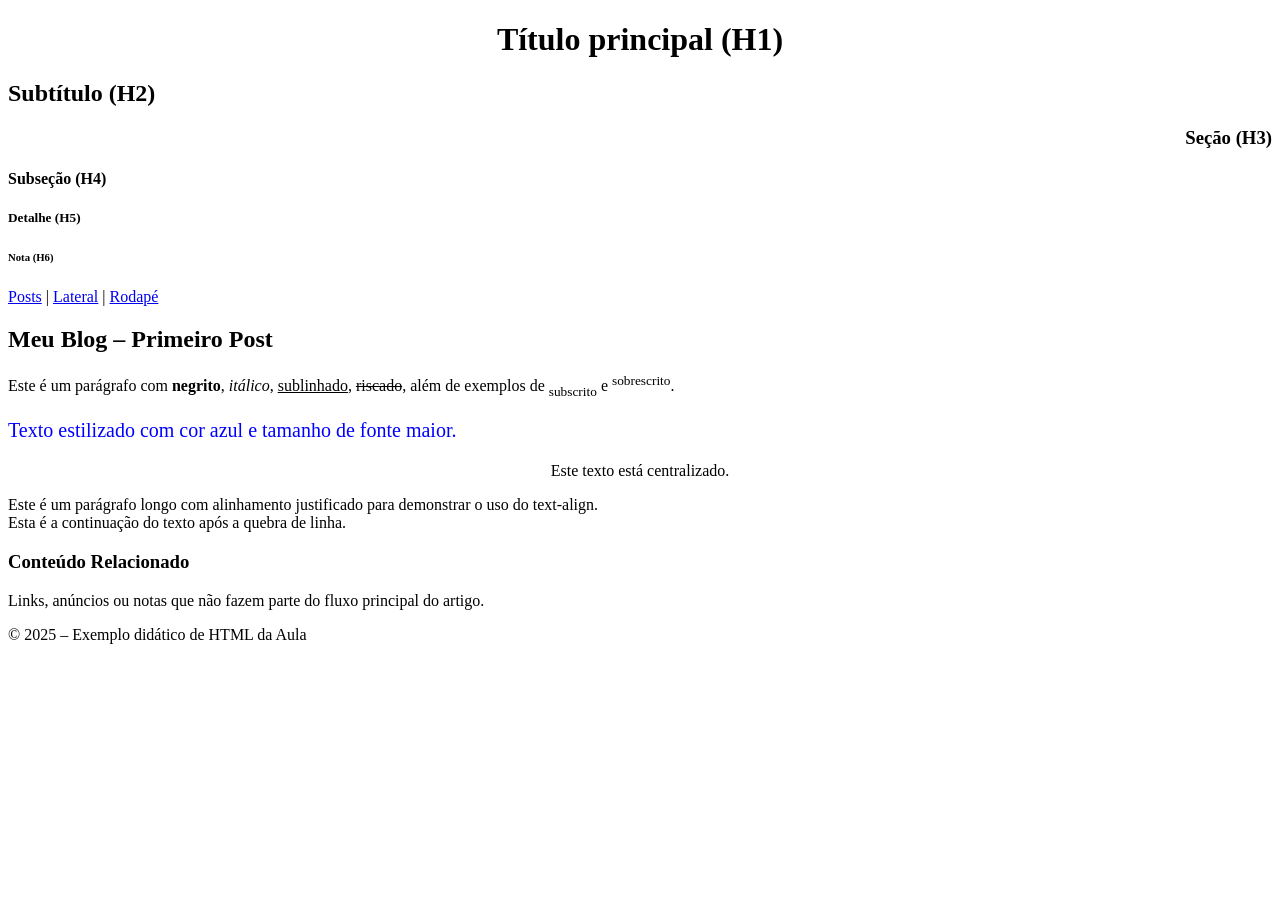
<file: tarefa 03/index.html>
<!DOCTYPE html>
<html lang="pt-BR">

<head>
    <meta charset="utf-8">
    <title>Exemplo de Post - Aula HTML</title>
    
    <style>
        .center {
            text-align: center;
        }
    </style>
</head>

<body>

    <header>
        <h1 style="text-align: center;">Título principal (H1)</h1>
        <h2 style="text-align: left;">Subtítulo (H2)</h2>
        <h3 style="text-align: right;">Seção (H3)</h3>
        <h4>Subseção (H4)</h4>
        <h5>Detalhe (H5)</h5>
        <h6>Nota (H6)</h6>
    </header>

    <nav>
        <p>
            <a href="#posts">Posts</a> | 
            <a href="#lateral">Lateral</a> | 
            <a href="#rodape">Rodapé</a>
        </p>
    </nav>

    <section id="posts">
        <article class="post">
            <header>
                <h2>Meu Blog – Primeiro Post</h2>
            </header>

            <p>
                Este é um parágrafo com 
                <strong>negrito</strong>, 
                <em>itálico</em>, 
                <span style="text-decoration: underline;">sublinhado</span>, 
                <span style="text-decoration: line-through;">riscado</span>, 
                além de exemplos de 
                <sub>subscrito</sub> e 
                <sup>sobrescrito</sup>.
            </p>

            <p style="color: blue; font-size: 20px;">
                Texto estilizado com cor azul e tamanho de fonte maior.
            </p>

            <div class="center">
                Este texto está centralizado.
            </div>

            <p style="text-align: justify;">
                Este é um parágrafo longo com alinhamento justificado para demonstrar o uso do text-align. 
                <br>
                Esta é a continuação do texto após a quebra de linha.
            </p>
        </article>
    </section>

    <aside id="lateral">
        <h3>Conteúdo Relacionado</h3>
        <p>
            Links, anúncios ou notas que não fazem parte do fluxo principal do artigo.
        </p>
    </aside>

    <footer id="rodape">
        <p>© 2025 – Exemplo didático de HTML da Aula</p>
    </footer>

</body>
</html>
</file>
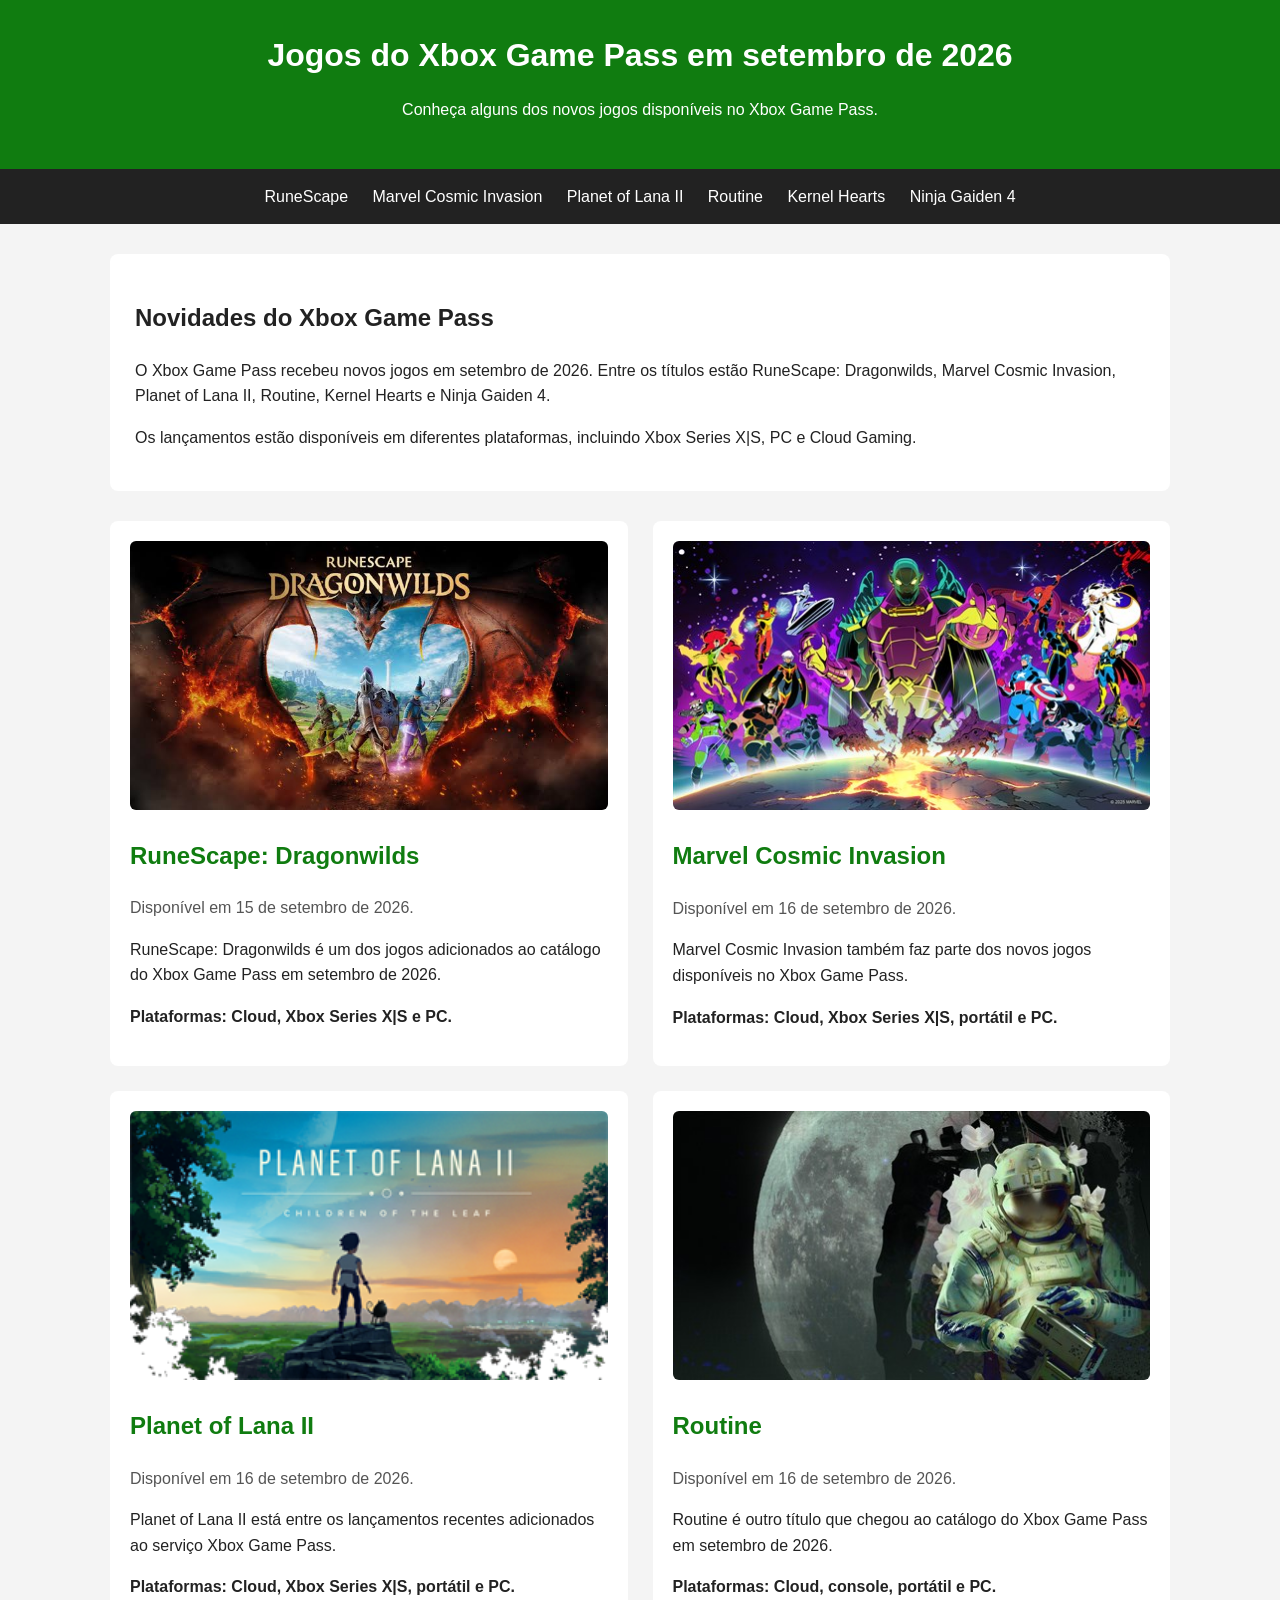
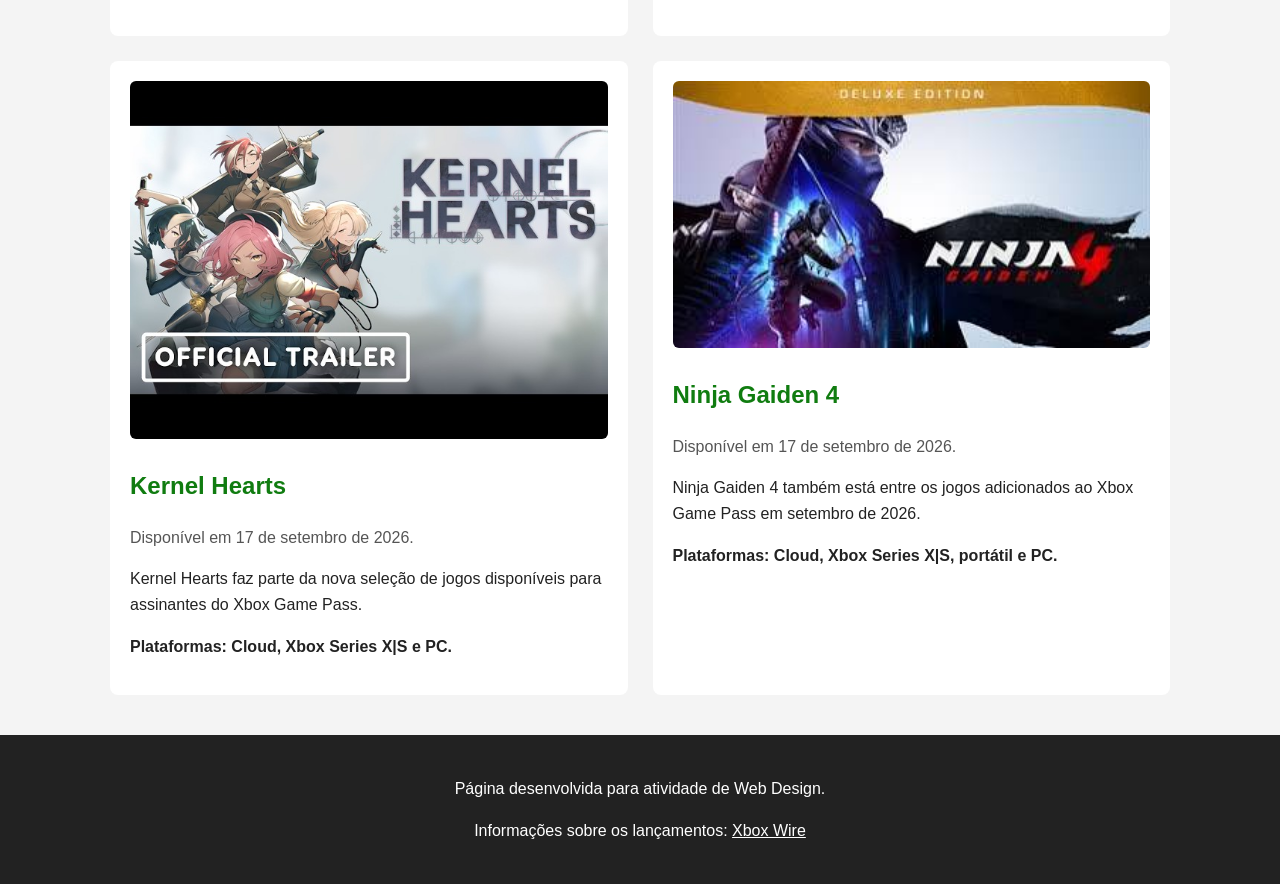
<file: Tarefa 05/index.html>
<!DOCTYPE html>
<html lang="pt-BR">

<head>
    <meta charset="UTF-8">

    <meta name="viewport" content="width=device-width, initial-scale=1.0">

    <!-- SEO 2: título descritivo com as principais palavras-chave -->
    <title>Jogos do Xbox Game Pass em setembro de 2026</title>

    <!-- SEO 2: descrição da página para mecanismos de pesquisa -->
    <meta
        name="description"
        content="Conheça os jogos do Xbox Game Pass em setembro de 2026, com lançamentos, plataformas e informações sobre os novos jogos disponíveis."
    >

    <!-- Permite que mecanismos de busca indexem a página -->
    <meta name="robots" content="index, follow">

    <style>
        * {
            box-sizing: border-box;
        }

        body {
            margin: 0;
            font-family: Arial, Helvetica, sans-serif;
            background-color: #f4f4f4;
            color: #222222;
            line-height: 1.6;
        }

        header {
            background-color: #107c10;
            color: white;
            padding: 30px 20px;
            text-align: center;
        }

        header h1 {
            margin: 0 0 10px;
        }

        nav {
            background-color: #222222;
            padding: 15px;
            text-align: center;
        }

        nav a {
            color: white;
            margin: 0 10px;
            text-decoration: none;
        }

        nav a:hover {
            text-decoration: underline;
        }

        main {
            max-width: 1100px;
            margin: 30px auto;
            padding: 0 20px;
        }

        .introducao {
            background-color: white;
            padding: 25px;
            margin-bottom: 30px;
            border-radius: 8px;
        }

        .jogos {
            display: grid;
            grid-template-columns: repeat(2, 1fr);
            gap: 25px;
        }

        article {
            background-color: white;
            padding: 20px;
            border-radius: 8px;
        }

        article img {
            width: 100%;
            height: auto;
            border-radius: 6px;
        }

        article h2 {
            color: #107c10;
        }

        .plataformas {
            font-weight: bold;
        }

        .data {
            color: #555555;
        }

        footer {
            background-color: #222222;
            color: white;
            text-align: center;
            padding: 25px;
            margin-top: 40px;
        }

        footer a {
            color: white;
        }

        /* Adaptação para celulares */
        @media (max-width: 700px) {
            .jogos {
                grid-template-columns: 1fr;
            }

            nav a {
                display: block;
                margin: 8px 0;
            }
        }
    </style>
</head>

<body>

    <header>
        <!-- Apenas um H1 principal -->
        <h1>Jogos do Xbox Game Pass em setembro de 2026</h1>

        <p>
            Conheça alguns dos novos jogos disponíveis no Xbox Game Pass.
        </p>
    </header>

    <nav aria-label="Navegação principal">
        <a href="#runescape">RuneScape</a>
        <a href="#marvel">Marvel Cosmic Invasion</a>
        <a href="#planet">Planet of Lana II</a>
        <a href="#routine">Routine</a>
        <a href="#kernel">Kernel Hearts</a>
        <a href="#ninja">Ninja Gaiden 4</a>
    </nav>

    <main>

        <section class="introducao">
            <h2>Novidades do Xbox Game Pass</h2>

            <p>
                O Xbox Game Pass recebeu novos jogos em setembro de 2026.
                Entre os títulos estão RuneScape: Dragonwilds,
                Marvel Cosmic Invasion, Planet of Lana II, Routine,
                Kernel Hearts e Ninja Gaiden 4.
            </p>

            <p>
                Os lançamentos estão disponíveis em diferentes plataformas,
                incluindo Xbox Series X|S, PC e Cloud Gaming.
            </p>
        </section>

        <section class="jogos" aria-label="Jogos recentes do Xbox Game Pass">

            <article id="runescape">

                <img
                    src="imagens/image-RuneScape.jfif"
                    alt="RuneScape Dragonwilds no Xbox Game Pass"
                    loading="lazy"
                >

                <h2>RuneScape: Dragonwilds</h2>

                <p class="data">
                    Disponível em 15 de setembro de 2026.
                </p>

                <p>
                    RuneScape: Dragonwilds é um dos jogos adicionados
                    ao catálogo do Xbox Game Pass em setembro de 2026.
                </p>

                <p class="plataformas">
                    Plataformas: Cloud, Xbox Series X|S e PC.
                </p>

            </article>

            <article id="marvel">

                <img
                    src="imagens/imagen-MARVEL-Cosmic-Invasion.jfif"
                    alt="Marvel Cosmic Invasion no Xbox Game Pass"
                    loading="lazy"
                >

                <h2>Marvel Cosmic Invasion</h2>

                <p class="data">
                    Disponível em 16 de setembro de 2026.
                </p>

                <p>
                    Marvel Cosmic Invasion também faz parte dos novos
                    jogos disponíveis no Xbox Game Pass.
                </p>

                <p class="plataformas">
                    Plataformas: Cloud, Xbox Series X|S, portátil e PC.
                </p>

            </article>

            <article id="planet">

                <img
                    src="imagens/Imagem-Planet-of-Lana.png"
                    alt="Planet of Lana II no Xbox Game Pass"
                    loading="lazy"
                >

                <h2>Planet of Lana II</h2>

                <p class="data">
                    Disponível em 16 de setembro de 2026.
                </p>

                <p>
                    Planet of Lana II está entre os lançamentos
                    recentes adicionados ao serviço Xbox Game Pass.
                </p>

                <p class="plataformas">
                    Plataformas: Cloud, Xbox Series X|S, portátil e PC.
                </p>

            </article>

            <article id="routine">

                <img
                    src="imagens/Imagem-ROTINE.jfif"
                    alt="Routine no Xbox Game Pass"
                    loading="lazy"
                >

                <h2>Routine</h2>

                <p class="data">
                    Disponível em 16 de setembro de 2026.
                </p>

                <p>
                    Routine é outro título que chegou ao catálogo
                    do Xbox Game Pass em setembro de 2026.
                </p>

                <p class="plataformas">
                    Plataformas: Cloud, console, portátil e PC.
                </p>

            </article>

            <article id="kernel">

                <img
                    src="imagens/imagem-Kernel-Hearts.jpg"
                    alt="Kernel Hearts no Xbox Game Pass"
                    loading="lazy"
                >

                <h2>Kernel Hearts</h2>

                <p class="data">
                    Disponível em 17 de setembro de 2026.
                </p>

                <p>
                    Kernel Hearts faz parte da nova seleção de jogos
                    disponíveis para assinantes do Xbox Game Pass.
                </p>

                <p class="plataformas">
                    Plataformas: Cloud, Xbox Series X|S e PC.
                </p>

            </article>

            <article id="ninja">

                <img
                    src="imagens/imagem-Ninja-Gaiden.jfif"
                    alt="Ninja Gaiden 4 no Xbox Game Pass"
                    loading="lazy"
                >

                <h2>Ninja Gaiden 4</h2>

                <p class="data">
                    Disponível em 17 de setembro de 2026.
                </p>

                <p>
                    Ninja Gaiden 4 também está entre os jogos
                    adicionados ao Xbox Game Pass em setembro de 2026.
                </p>

                <p class="plataformas">
                    Plataformas: Cloud, Xbox Series X|S, portátil e PC.
                </p>

            </article>

        </section>

    </main>

    <footer>

        <p>
            Página desenvolvida para atividade de Web Design.
        </p>

        <p>
            Informações sobre os lançamentos:
            <a
                href="https://news.xbox.com/pt-br/"
                target="_blank"
                rel="noopener noreferrer"
            >
                Xbox Wire
            </a>
        </p>

    </footer>

</body>

</html>
</file>
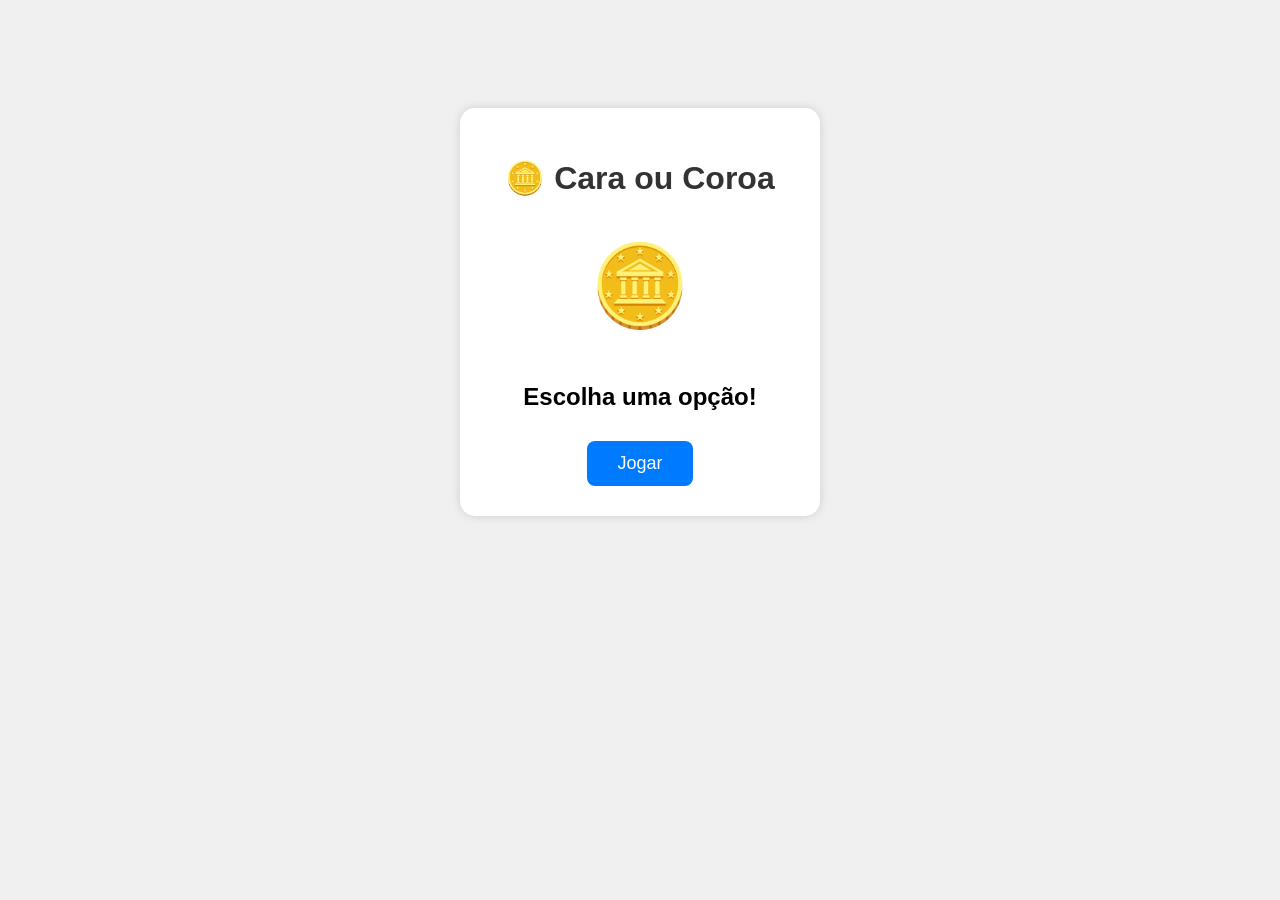
<file: Tarefa 02/v0.1.0/index.html>
<!DOCTYPE html>
<html lang="pt-BR">
<head>
    <meta charset="UTF-8">
    <meta name="viewport" content="width=device-width, initial-scale=1.0">
    <title>Cara ou Coroa</title>
    <link rel="stylesheet" href="style.css">
</head>

<body>

    <div class="container">
        <h1>🪙 Cara ou Coroa</h1>

        <div id="moeda">🪙</div>

        <p id="resultado">Escolha uma opção!</p>

        <button onclick="jogar()">Jogar</button>
    </div>

    <script src="script.js"></script>

</body>
</html>
</file>
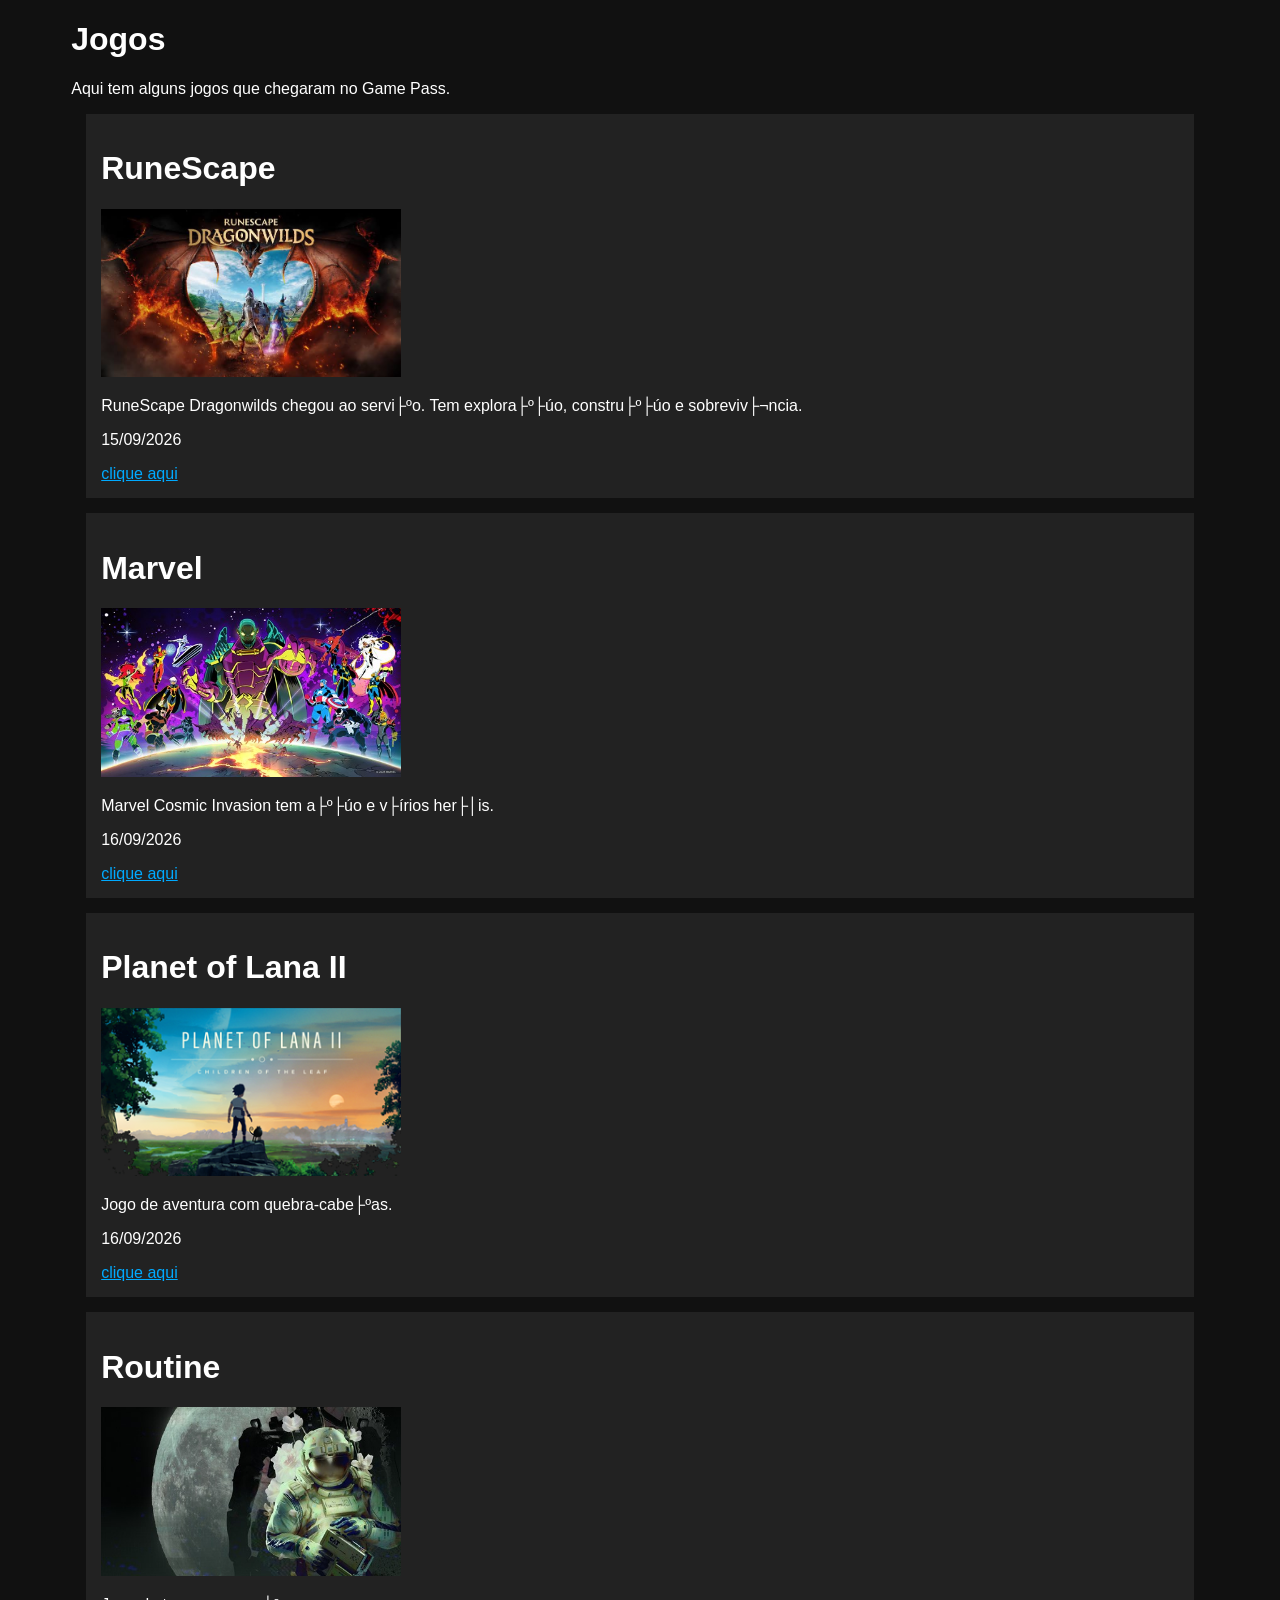
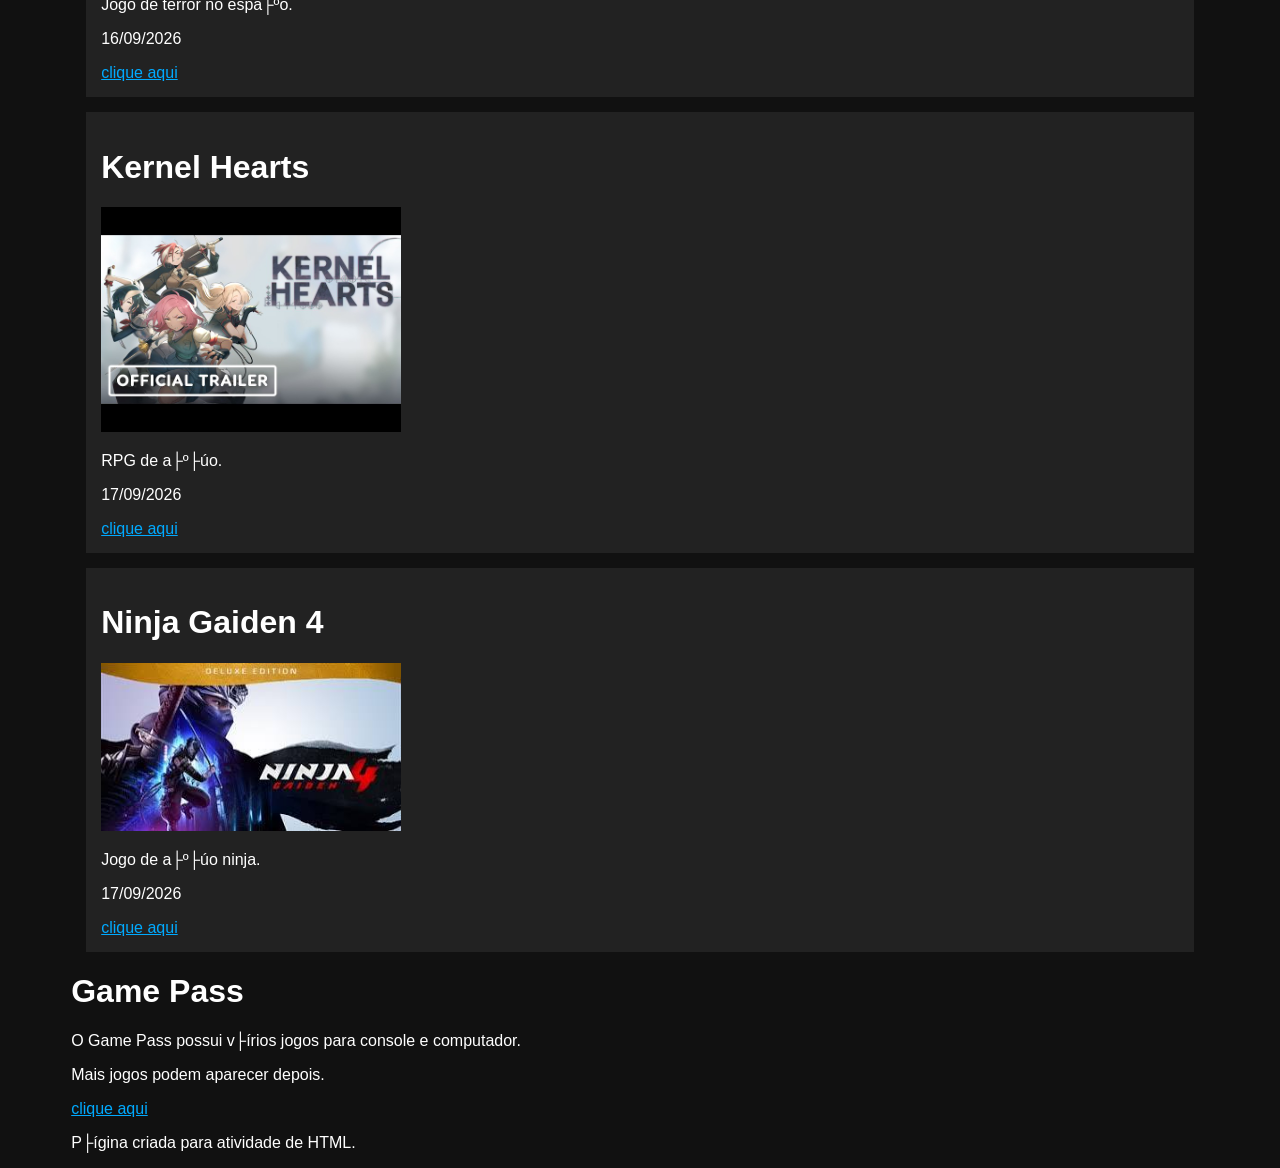
<file: Tarefa 05/v0.0.1 -nota_37/index.html>
﻿<!DOCTYPE html>

<html>

<head>
    <title>Jogos</title>

    <style>
        body {
            background: #111;
            color: white;
            font-family: Arial;
        }

        .caixa {
            width: 90%;
            margin: auto;
        }

        .jogo {
            background: #222;
            margin: 15px;
            padding: 15px;
        }

        img {
            width: 300px;
        }

        a {
            color: #00aaff;
        }
    </style>
</head>

<body>


    <div class="caixa">

        <h1>Jogos</h1>

        <div>
            <p>
                Aqui tem alguns jogos que chegaram no Game Pass.
            </p>
        </div>

        <div class="jogo">
            <h1>RuneScape</h1>

            <img src="imagens/image-RuneScape.jfif">

            <p>
                RuneScape Dragonwilds chegou ao servi├ºo.
                Tem explora├º├úo, constru├º├úo e sobreviv├¬ncia.
            </p>

            <p>15/09/2026</p>

            <a href="#">clique aqui</a>
        </div>

        <div class="jogo">
            <h1>Marvel</h1>

            <img src="imagens/imagen-MARVEL-Cosmic-Invasion.jfif">

            <p>
                Marvel Cosmic Invasion tem a├º├úo e v├írios her├│is.
            </p>

            <p>16/09/2026</p>

            <a href="#">clique aqui</a>
        </div>

        <div class="jogo">
            <h1>Planet of Lana II</h1>

            <img src="imagens/Imagem-Planet-of-Lana.png">

            <p>
                Jogo de aventura com quebra-cabe├ºas.
            </p>

            <p>16/09/2026</p>

            <a href="#">clique aqui</a>
        </div>

        <div class="jogo">
            <h1>Routine</h1>

            <img src="imagens/Imagem-ROTINE.jfif">

            <p>
                Jogo de terror no espa├ºo.
            </p>

            <p>16/09/2026</p>

            <a href="#">clique aqui</a>
        </div>

        <div class="jogo">
            <h1>Kernel Hearts</h1>

            <img src="imagens/imagem-Kernel-Hearts.jpg">

            <p>
                RPG de a├º├úo.
            </p>

            <p>17/09/2026</p>

            <a href="#">clique aqui</a>
        </div>

        <div class="jogo">
            <h1>Ninja Gaiden 4</h1>

            <img src="imagens/imagem-Ninja-Gaiden.jfif">

            <p>
                Jogo de a├º├úo ninja.
            </p>

            <p>17/09/2026</p>

            <a href="#">clique aqui</a>
        </div>

        <div>
            <h1>Game Pass</h1>

            <p>
                O Game Pass possui v├írios jogos para console e computador.
            </p>
        </div>

        <div>
            <p>
                Mais jogos podem aparecer depois.
            </p>

            <a href="https://news.xbox.com/pt-br/">clique aqui</a>
        </div>

        <div>
            <p>
                P├ígina criada para atividade de HTML.
            </p>
        </div>

    </div>

</body>

</html>
</file>
<file: Tarefa 02/v0.1.0/style.css>
body {
    font-family: Arial, sans-serif;
    background-color: #f0f0f0;
    text-align: center;
    padding-top: 100px;
}

.container {
    background-color: white;
    width: 300px;
    margin: auto;
    padding: 30px;
    border-radius: 15px;
    box-shadow: 0 0 10px #ccc;
}

h1 {
    color: #333;
}

#moeda {
    font-size: 80px;
    margin: 20px 0;
    display: inline-block;
}

#resultado {
    font-size: 24px;
    font-weight: bold;
    margin: 30px 0;
}

button {
    padding: 12px 30px;
    font-size: 18px;
    background-color: #007BFF;
    color: white;
    border: none;
    border-radius: 8px;
    cursor: pointer;
}

button:hover {
    background-color: #0056b3;
}

.girando {
    animation: girar 1s ease-in-out;
}

@keyframes girar {
    0% {
        transform: rotateY(0deg);
    }

    100% {
        transform: rotateY(1440deg);
    }
}
</file>
